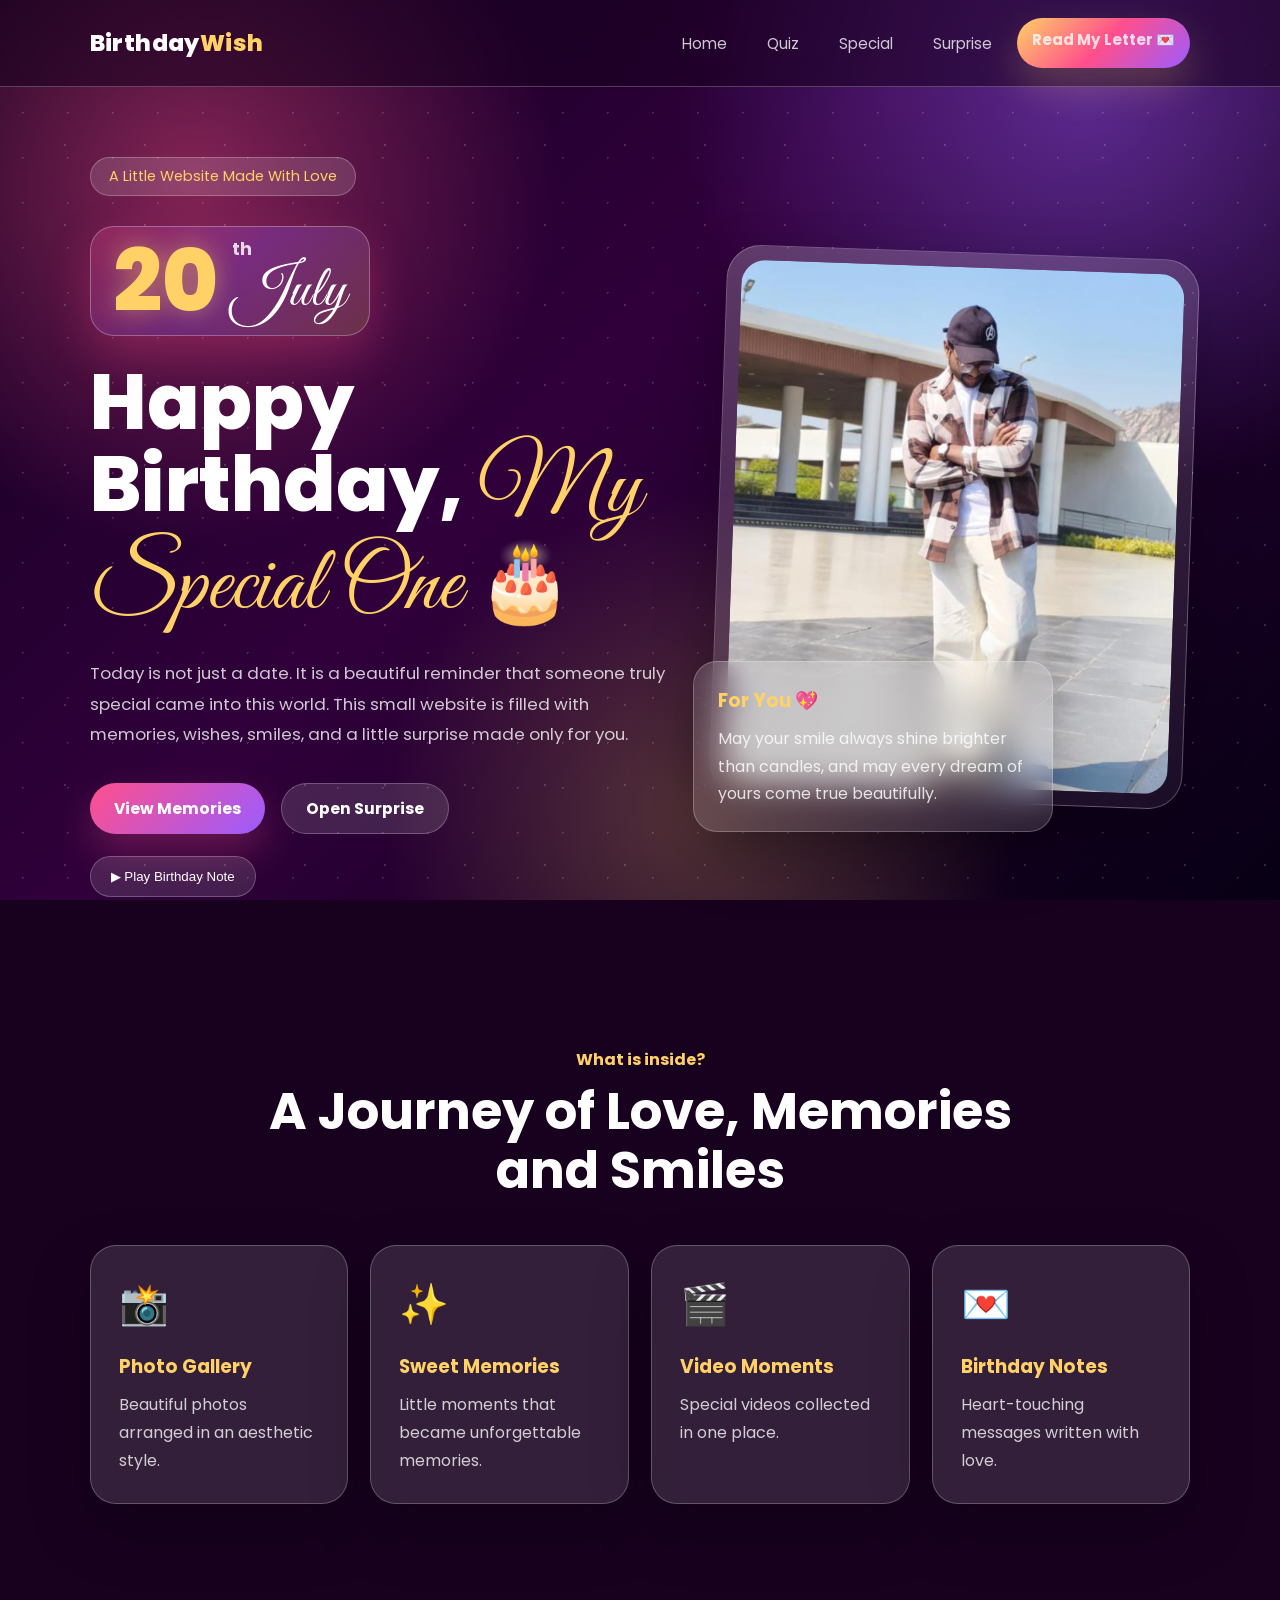
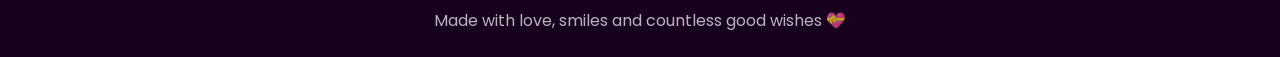
<file: index.html>
<!DOCTYPE html>
<html lang="en">
<head>
  <meta charset="UTF-8" />
  <meta name="robots" content="noindex, nofollow">
  <meta name="viewport" content="width=device-width, initial-scale=1.0" />

  <title>Happy Birthday | A Special Surprise</title>
<link rel="icon" href="/images (1).jpg" type="image/jpg">
  <link rel="stylesheet" href="css/style.css" />
</head>
<body>

  <div class="page_bg"></div>
  <div class="floating_hearts"></div>

  <header class="site_header">
    <nav class="navbar">
      <a href="index.html" class="logo">Birthday<span>Wish</span></a>

      <button class="menu_btn" id="menu_btn">☰</button>

<ul class="nav_links" id="nav_links">
  <li><a href="index.html">Home</a></li>
  <li><a href="birthday_quiz.html">Quiz</a></li>
  <li><a href="special_corner.html">Special</a></li>
  <li><a href="surprise.html">Surprise</a></li>
  <a href="sorry_letter.html" class="btn letter_btn">Read My Letter 💌</a>
</ul>
    </nav>
  </header>

  <main class="hero_section">
    <section class="hero_content">
      <p class="small_title">A Little Website Made With Love</p>

<div class="birthday_date_badge">
  <span class="date_day">20</span>
  <div class="date_text">
    <span>th</span>
    <strong>July</strong>
  </div>
</div>

<h1>Happy Birthday, <span>My Special One</span> 🎂</h1>
      <p class="hero_text">
        Today is not just a date. It is a beautiful reminder that someone truly special came into this world.
        This small website is filled with memories, wishes, smiles, and a little surprise made only for you.
      </p>

      <div class="hero_buttons">
        <a href="gallery.html" class="btn primary_btn">View Memories</a>
        <a href="surprise.html" class="btn secondary_btn">Open Surprise</a>
      </div>

      <button class="music_btn" id="music_btn">▶ Play Birthday Note</button>
      <audio id="birthday_audio" src="assets/audio/birthday_audio.aac"></audio>
    </section>

    <section class="hero_card">
      <div class="image_frame">
        <img src="assets/images/hero_photo.png" alt="Birthday person photo">
      </div>
      <div class="wish_card">
        <h3>For You 💖</h3>
        <p>
          May your smile always shine brighter than candles,
          and may every dream of yours come true beautifully.
        </p>
      </div>
    </section>
  </main>

  <section class="section">
    <div class="section_heading">
      <p>What is inside?</p>
      <h2>A Journey of Love, Memories and Smiles</h2>
    </div>

    <div class="feature_grid">
      <a href="gallery.html" class="feature_card">
        <span>📸</span>
        <h3>Photo Gallery</h3>
        <p>Beautiful photos arranged in an aesthetic style.</p>
      </a>

      <a href="memories.html" class="feature_card">
        <span>✨</span>
        <h3>Sweet Memories</h3>
        <p>Little moments that became unforgettable memories.</p>
      </a>

      <a href="videos.html" class="feature_card">
        <span>🎬</span>
        <h3>Video Moments</h3>
        <p>Special videos collected in one place.</p>
      </a>

      <a href="notes.html" class="feature_card">
        <span>💌</span>
        <h3>Birthday Notes</h3>
        <p>Heart-touching messages written with love.</p>
      </a>
    </div>
  </section>

  <footer class="footer">
    <p>Made with love, smiles and countless good wishes 💝</p>
  </footer>

  <script src="js/main.js"></script>
</body>
</html>
</file>
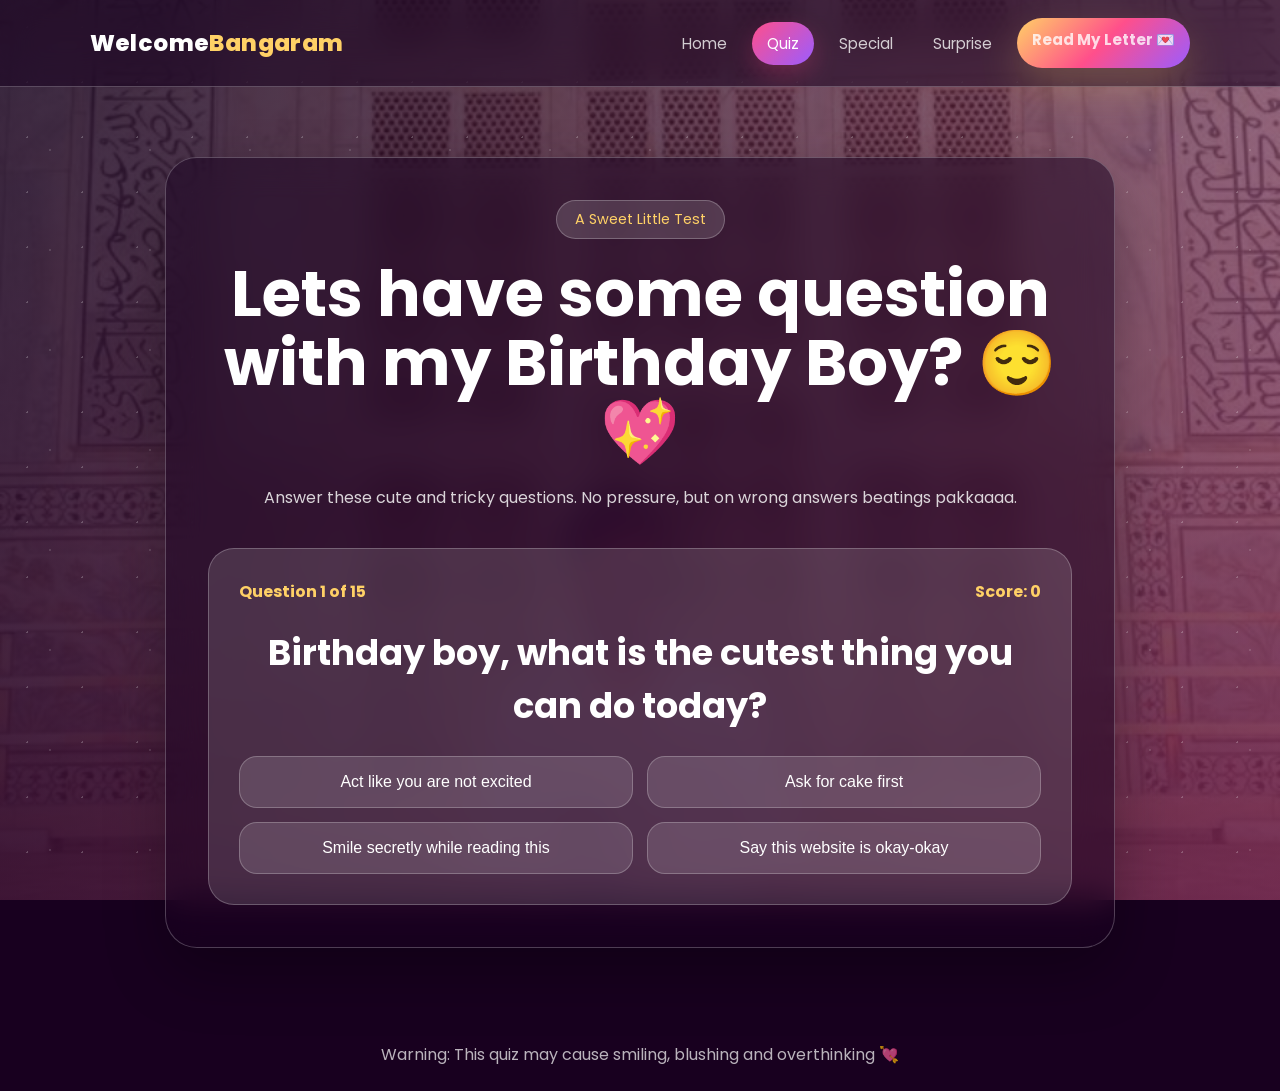
<file: birthday_quiz.html>
<!DOCTYPE html>
<html lang="en">
<head>
  <meta charset="UTF-8" />
  <meta name="robots" content="noindex, nofollow">
  <meta name="viewport" content="width=device-width, initial-scale=1.0" />

  <title>Birthday Quiz</title>
<link rel="icon" href="/images (1).jpg" type="image/jpg">
  <link rel="stylesheet" href="css/style.css" />
</head>
<body>

  <div class="romantic_full_bg"></div>

  <header class="site_header">
    <nav class="navbar">
      <a href="index.html" class="logo">Welcome<span>Bangaram</span></a>

      <button class="menu_btn" id="menu_btn">☰</button>

      <ul class="nav_links" id="nav_links">
        <li><a href="index.html">Home</a></li>
        <li><a href="birthday_quiz.html" class="active">Quiz</a></li>
        <li><a href="special_corner.html">Special</a></li>
        <li><a href="surprise.html">Surprise</a></li>
        <a href="sorry_letter.html" class="btn letter_btn">Read My Letter 💌</a>
      </ul>
    </nav>
  </header>

  <main class="quiz_page">
    <section class="quiz_box">
      <p class="small_title">A Sweet Little Test</p>
      <h1>Lets have some question with my Birthday Boy? 😌💖</h1>
      <p class="quiz_intro">
        Answer these cute and tricky questions. No pressure,
        but on wrong answers beatings pakkaaaa.
      </p>

      <div class="quiz_card" id="quiz_card">
        <div class="quiz_top">
          <span id="question_count">Question 1</span>
          <span id="quiz_score">Score: 0</span>
        </div>

        <h2 id="quiz_question">Question will appear here</h2>

        <div class="quiz_options" id="quiz_options"></div>

        <button class="btn primary_btn quiz_next_btn" id="quiz_next_btn">Next Question</button>
      </div>

      <div class="quiz_result" id="quiz_result">
        <h2 id="result_title"></h2>
        <p id="result_message"></p>
        <button class="btn secondary_btn" id="restart_quiz">Play Again</button>
      </div>
    </section>
  </main>

  <footer class="footer">
    <p>Warning: This quiz may cause smiling, blushing and overthinking 💘</p>
  </footer>

  <script src="js/main.js"></script>
</body>
</html>
</file>
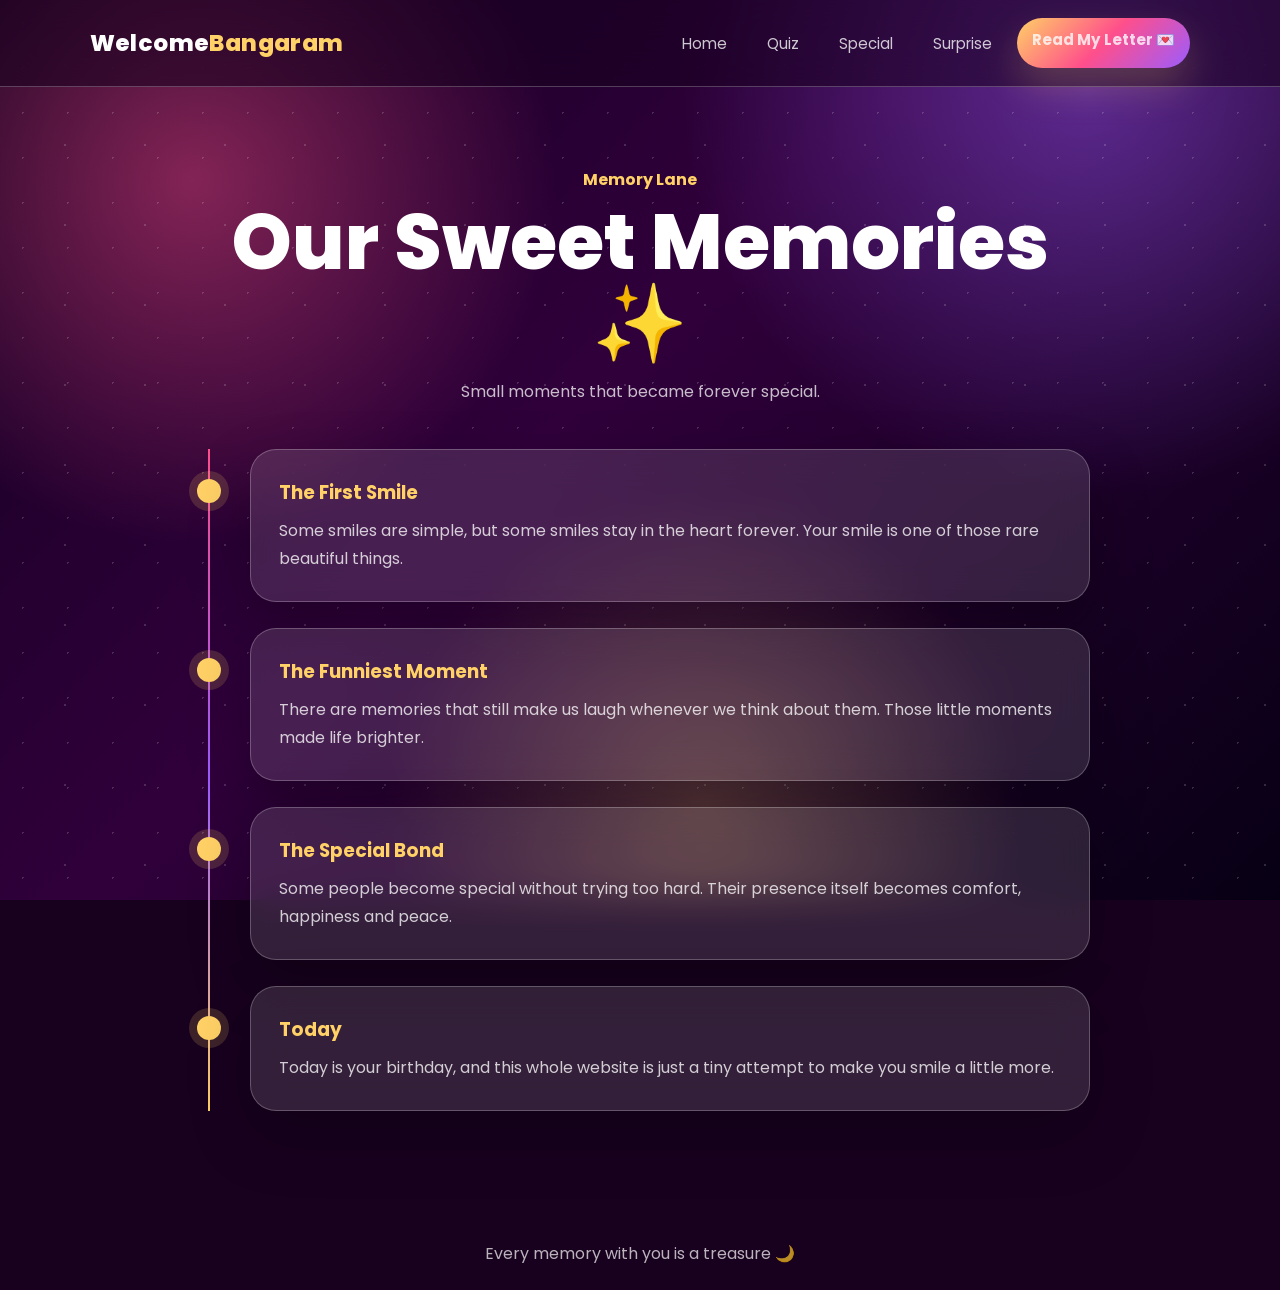
<file: memories.html>
<!DOCTYPE html>
<html lang="en">
<head>
  <meta charset="UTF-8" />
  <meta name="robots" content="noindex, nofollow">
  <meta name="viewport" content="width=device-width, initial-scale=1.0" />

  <title>Birthday Memories</title>
<link rel="icon" href="/images (1).jpg" type="image/jpg">
  <link rel="stylesheet" href="css/style.css" />
</head>
<body>

  <div class="page_bg"></div>

  <header class="site_header">
    <nav class="navbar">
      <a href="index.html" class="logo">Welcome<span>Bangaram</span></a>

      <button class="menu_btn" id="menu_btn">☰</button>

<ul class="nav_links" id="nav_links">
  <li><a href="index.html">Home</a></li>
  <li><a href="birthday_quiz.html">Quiz</a></li>
  <li><a href="special_corner.html">Special</a></li>
  <li><a href="surprise.html">Surprise</a></li>
  <a href="sorry_letter.html" class="btn letter_btn">Read My Letter 💌</a>
</ul>
    </nav>
  </header>

  <main class="inner_page">
    <div class="section_heading">
      <p>Memory Lane</p>
      <h1>Our Sweet Memories ✨</h1>
      <span>Small moments that became forever special.</span>
    </div>

    <section class="timeline">
      <div class="timeline_item">
        <div class="timeline_dot"></div>
        <div class="timeline_content">
          <h3>The First Smile</h3>
          <p>
            Some smiles are simple, but some smiles stay in the heart forever.
            Your smile is one of those rare beautiful things.
          </p>
        </div>
      </div>

      <div class="timeline_item">
        <div class="timeline_dot"></div>
        <div class="timeline_content">
          <h3>The Funniest Moment</h3>
          <p>
            There are memories that still make us laugh whenever we think about them.
            Those little moments made life brighter.
          </p>
        </div>
      </div>

      <div class="timeline_item">
        <div class="timeline_dot"></div>
        <div class="timeline_content">
          <h3>The Special Bond</h3>
          <p>
            Some people become special without trying too hard.
            Their presence itself becomes comfort, happiness and peace.
          </p>
        </div>
      </div>

      <div class="timeline_item">
        <div class="timeline_dot"></div>
        <div class="timeline_content">
          <h3>Today</h3>
          <p>
            Today is your birthday, and this whole website is just a tiny attempt
            to make you smile a little more.
          </p>
        </div>
      </div>
    </section>
  </main>

  <footer class="footer">
    <p>Every memory with you is a treasure 🌙</p>
  </footer>

  <script src="js/main.js"></script>
</body>
</html>
</file>
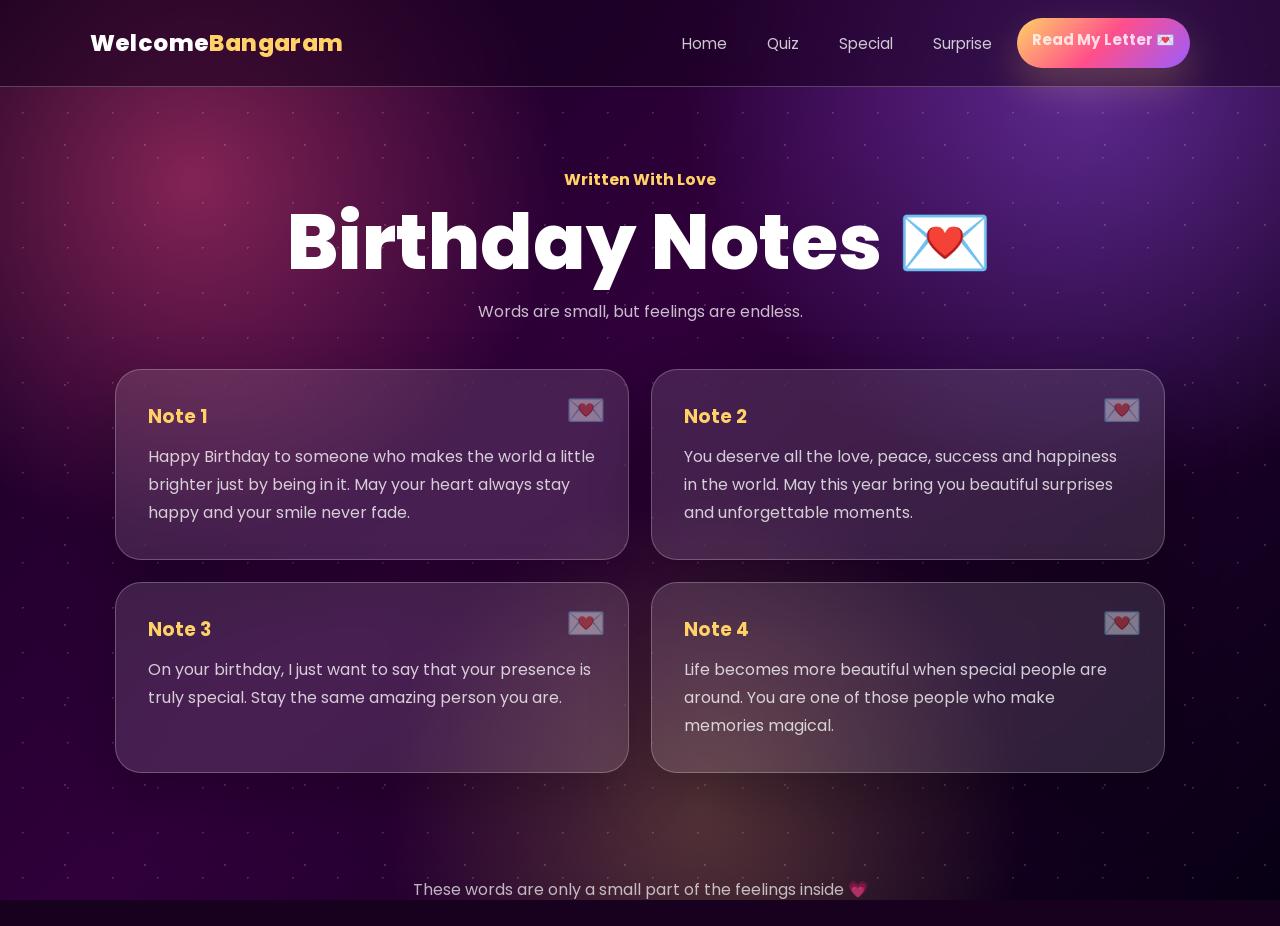
<file: notes.html>
<!DOCTYPE html>
<html lang="en">
<head>
  <meta charset="UTF-8" />
  <meta name="robots" content="noindex, nofollow">
  <meta name="viewport" content="width=device-width, initial-scale=1.0" />

  <title>Birthday Notes</title>
<link rel="icon" href="/love_img.jpg" type="image/jpg">
  <link rel="stylesheet" href="css/style.css" />
</head>
<body>

  <div class="page_bg"></div>

  <header class="site_header">
    <nav class="navbar">
      <a href="index.html" class="logo">Welcome<span>Bangaram</span></a>

      <button class="menu_btn" id="menu_btn">☰</button>

<ul class="nav_links" id="nav_links">
  <li><a href="index.html">Home</a></li>
  <li><a href="birthday_quiz.html">Quiz</a></li>
  <li><a href="special_corner.html">Special</a></li>
  <li><a href="surprise.html">Surprise</a></li>
  <a href="sorry_letter.html" class="btn letter_btn">Read My Letter 💌</a>
</ul>
    </nav>
  </header>

  <main class="inner_page">
    <div class="section_heading">
      <p>Written With Love</p>
      <h1>Birthday Notes 💌</h1>
      <span>Words are small, but feelings are endless.</span>
    </div>

    <section class="notes_grid">
      <article class="note_card">
        <h3>Note 1</h3>
        <p>
          Happy Birthday to someone who makes the world a little brighter just by being in it.
          May your heart always stay happy and your smile never fade.
        </p>
      </article>

      <article class="note_card">
        <h3>Note 2</h3>
        <p>
          You deserve all the love, peace, success and happiness in the world.
          May this year bring you beautiful surprises and unforgettable moments.
        </p>
      </article>

      <article class="note_card">
        <h3>Note 3</h3>
        <p>
          On your birthday, I just want to say that your presence is truly special.
          Stay the same amazing person you are.
        </p>
      </article>

      <article class="note_card">
        <h3>Note 4</h3>
        <p>
          Life becomes more beautiful when special people are around.
          You are one of those people who make memories magical.
        </p>
      </article>
    </section>
  </main>

  <footer class="footer">
    <p>These words are only a small part of the feelings inside 💗</p>
  </footer>

  <script src="js/main.js"></script>
</body>
</html>
</file>
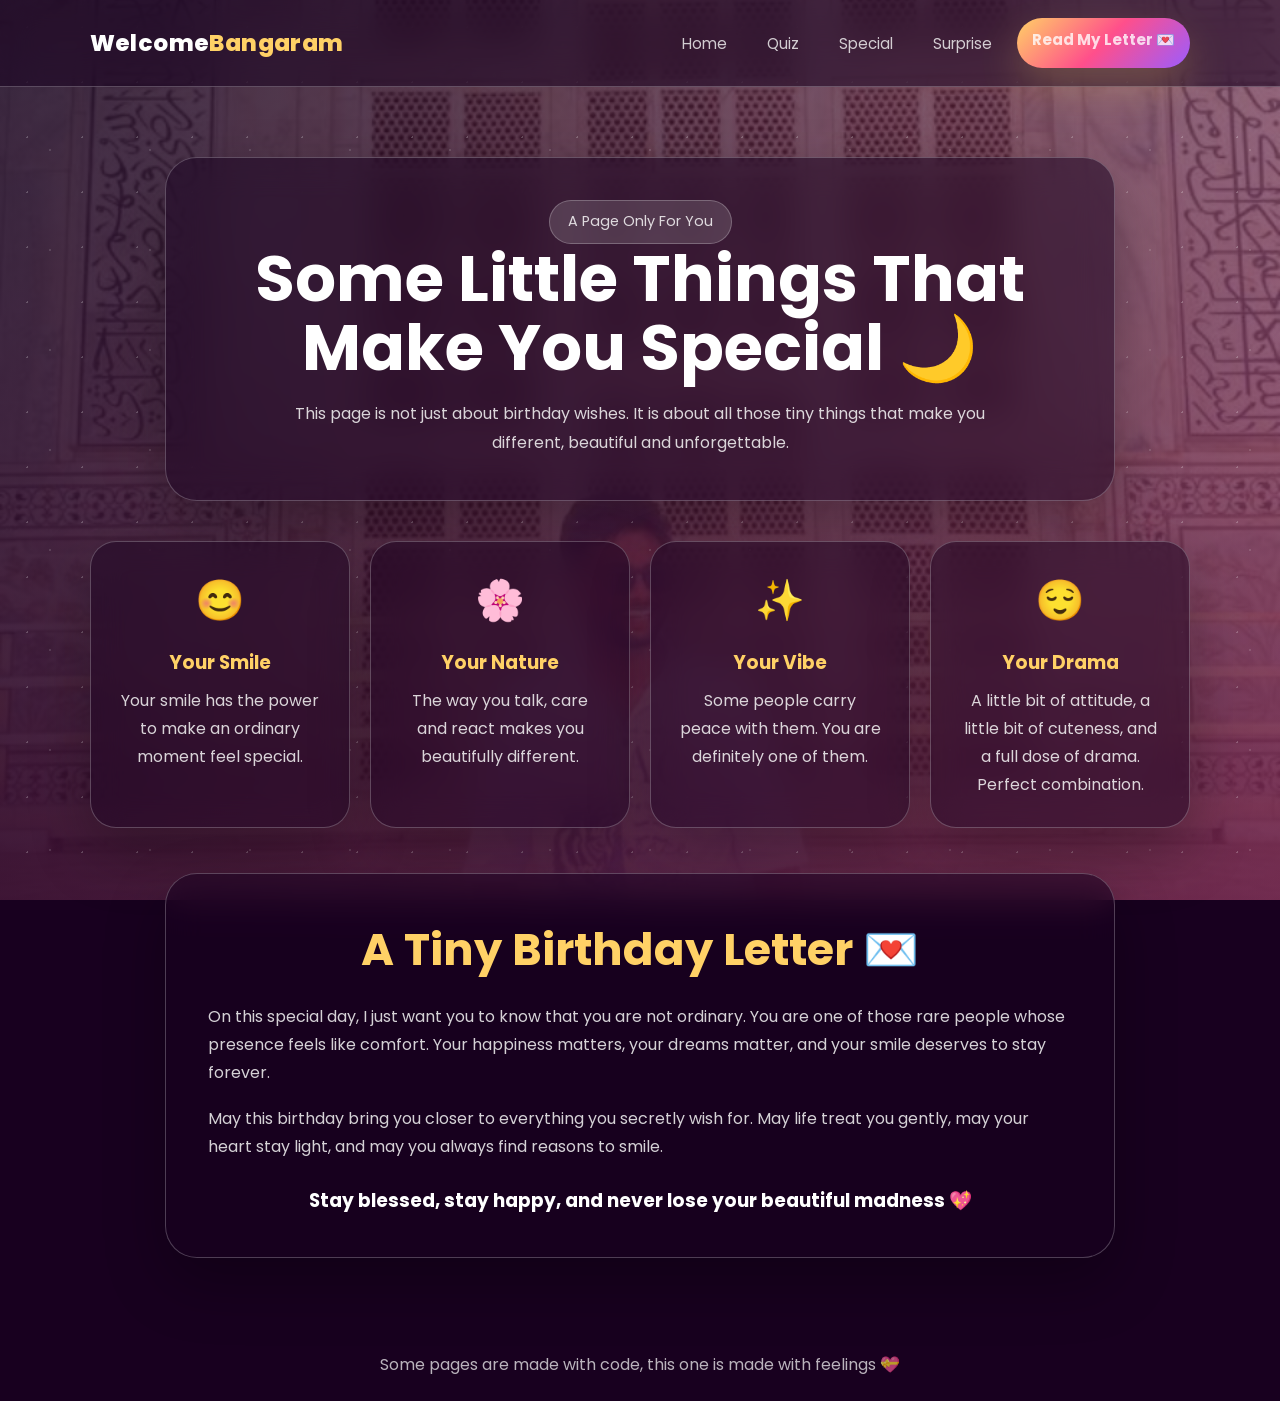
<file: special_corner.html>
<!DOCTYPE html>
<html lang="en">
<head>
  <meta charset="UTF-8" />
  <meta name="robots" content="noindex, nofollow">
  <meta name="viewport" content="width=device-width, initial-scale=1.0" />

  <title>Special Corner</title>
<link rel="icon" href="/images (2).jpg" type="image/jpg">
  <link rel="stylesheet" href="css/style.css" />
</head>
<body>

  <div class="romantic_full_bg"></div>

  <header class="site_header">
    <nav class="navbar">
      <a href="index.html" class="logo">Welcome<span>Bangaram</span></a>

      <button class="menu_btn" id="menu_btn">☰</button>

<ul class="nav_links" id="nav_links">
  <li><a href="index.html">Home</a></li>
  <li><a href="birthday_quiz.html">Quiz</a></li>
  <li><a href="special_corner.html">Special</a></li>
  <li><a href="surprise.html">Surprise</a></li>
  <a href="sorry_letter.html" class="btn letter_btn">Read My Letter 💌</a>
</ul>
    </nav>
  </header>

  <main class="special_page">
    <section class="special_hero">
      <p class="small_title">A Page Only For You</p>
      <h1>Some Little Things That Make You Special 🌙</h1>
      <p>
        This page is not just about birthday wishes. It is about all those tiny things
        that make you different, beautiful and unforgettable.
      </p>
    </section>

    <section class="special_grid">
      <div class="special_card">
        <span>😊</span>
        <h3>Your Smile</h3>
        <p>
          Your smile has the power to make an ordinary moment feel special.
        </p>
      </div>

      <div class="special_card">
        <span>🌸</span>
        <h3>Your Nature</h3>
        <p>
          The way you talk, care and react makes you beautifully different.
        </p>
      </div>

      <div class="special_card">
        <span>✨</span>
        <h3>Your Vibe</h3>
        <p>
          Some people carry peace with them. You are definitely one of them.
        </p>
      </div>

      <div class="special_card">
        <span>😌</span>
        <h3>Your Drama</h3>
        <p>
          A little bit of attitude, a little bit of cuteness, and a full dose of drama.
          Perfect combination.
        </p>
      </div>
    </section>

    <section class="love_letter_box">
      <h2>A Tiny Birthday Letter 💌</h2>
      <p>
        On this special day, I just want you to know that you are not ordinary.
        You are one of those rare people whose presence feels like comfort.
        Your happiness matters, your dreams matter, and your smile deserves to stay forever.
      </p>

      <p>
        May this birthday bring you closer to everything you secretly wish for.
        May life treat you gently, may your heart stay light, and may you always find reasons to smile.
      </p>

      <h3>Stay blessed, stay happy, and never lose your beautiful madness 💖</h3>
    </section>
  </main>

  <footer class="footer">
    <p>Some pages are made with code, this one is made with feelings 💝</p>
  </footer>

  <script src="js/main.js"></script>
</body>
</html>
</file>
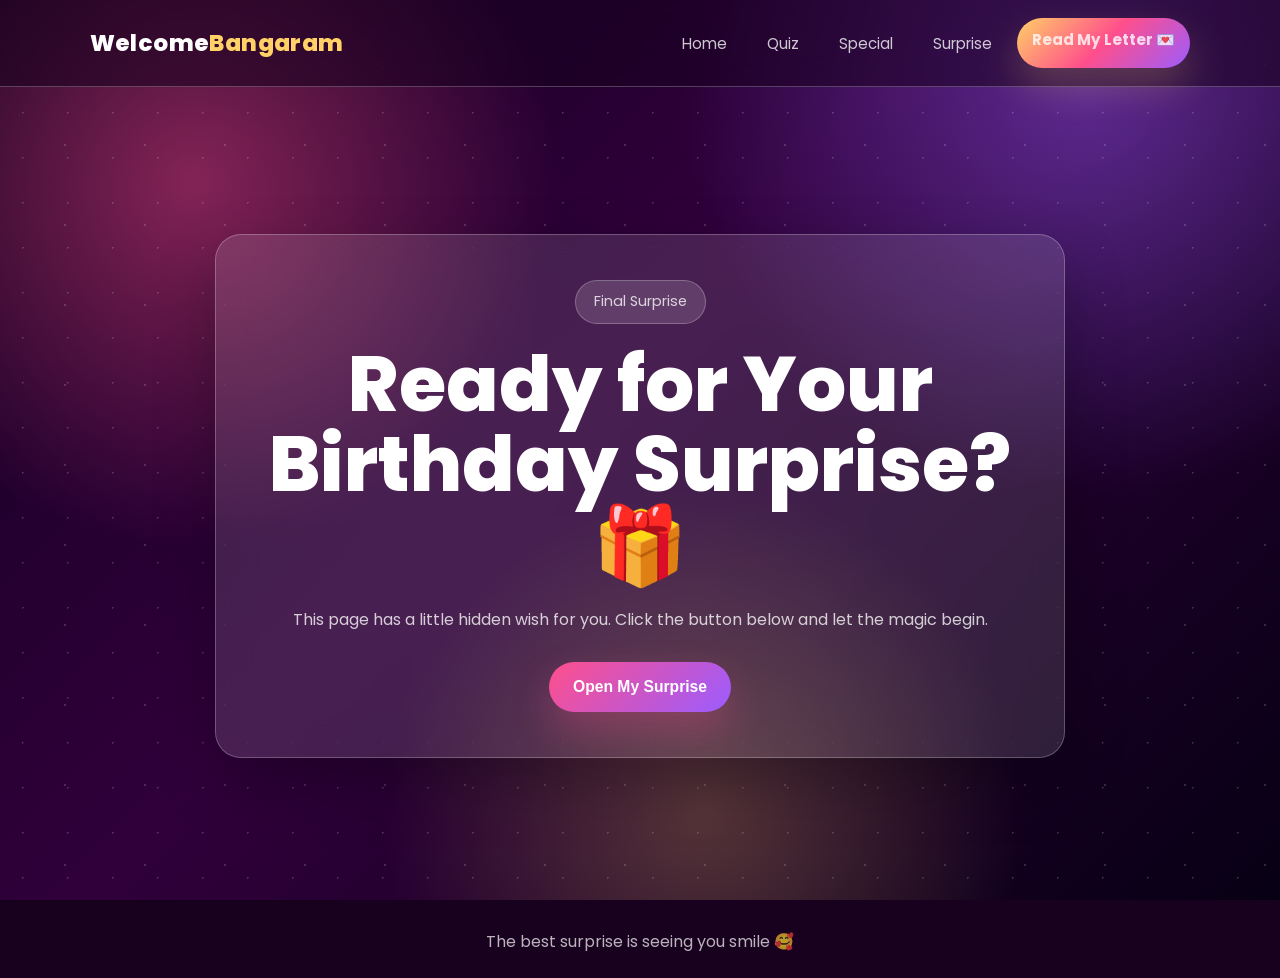
<file: surprise.html>
<!DOCTYPE html>
<html lang="en">
<head>
  <meta charset="UTF-8" />
  <meta name="robots" content="noindex, nofollow">
  <meta name="viewport" content="width=device-width, initial-scale=1.0" />

  <title>Birthday Surprise</title>
<link rel="icon" href="/images (1).jpg" type="image/jpg">
  <link rel="stylesheet" href="css/style.css" />
</head>
<body>

  <div class="page_bg"></div>

  <header class="site_header">
    <nav class="navbar">
      <a href="index.html" class="logo">Welcome<span>Bangaram</span></a>
      <button class="menu_btn" id="menu_btn">☰</button>

 <ul class="nav_links" id="nav_links">
  <li><a href="index.html">Home</a></li>
  <li><a href="birthday_quiz.html">Quiz</a></li>
  <li><a href="special_corner.html">Special</a></li>
  <li><a href="surprise.html">Surprise</a></li>
  <a href="sorry_letter.html" class="btn letter_btn">Read My Letter 💌</a>
</ul>
    </nav>
  </header>

  <main class="surprise_page">
    <section class="surprise_box">
      <p class="small_title">Final Surprise</p>
      <h1>Ready for Your Birthday Surprise? 🎁</h1>
      <p>
        This page has a little hidden wish for you. Click the button below and let the magic begin.
      </p>

      <button class="btn primary_btn" id="surprise_btn">Open My Surprise</button>

      <div class="hidden_message surprise_note_box" id="hidden_message">

  <div class="surprise_full_heading">
    <span class="surprise_tag">A Little Surprise For You 💖</span>
<h3>
  <span class="birthday_line">Happy Birthday</span>
  <span class="special_line">My</span>
  <span class="special_line">Special One 🎉</span>
</h3>
  </div>

  <div class="surprise_body_grid">

    <div class="surprise_photo_wrap">
      <img src="assets/images/our_photo.png" alt="Our special photo">
    </div>

    <div class="surprise_note_content">
      <br><p>
        I do not know how perfectly I can express everything, but today I really want
        to say that you are one of the most special parts of my life. Your presence,
        your smile, your little drama, your anger, your care, and even your silence
        have a place in my heart.
      </p>

      <p>
        This birthday is not just another day for me. It is a reminder that someone
        beautiful came into this world, and somehow became so important to me.
        I may not always say things in the best way, but the truth is that your
        happiness matters to me a lot.
      </p>

      <p>
        I want this year to bring you peace, success, confidence, love, and all the
        little things that secretly make your heart happy. May your smile never fade,
        may your dreams slowly become real, and may life always give you reasons
        to feel special.
      </p>

      <h3>
        Happy Birthday once again. Stay happy, stay cute, and never lose your beautiful madness 💝
      </h3>
    </div>

  </div>

</div>
    </section>
  </main>

  <footer class="footer">
    <p>The best surprise is seeing you smile 🥰</p>
  </footer>

  <script src="js/main.js"></script>
</body>
</html>
</file>
<file: css/style.css>
@import url('https://fonts.googleapis.com/css2?family=Great+Vibes&family=Poppins:wght@300;400;500;600;700;800&display=swap');

:root {
  --primary: #ff4f8b;
  --secondary: #9b5cff;
  --gold: #ffd166;
  --dark: #18001f;
  --light: #ffffff;
  --soft: rgba(255, 255, 255, 0.14);
  --border: rgba(255, 255, 255, 0.24);
  --shadow: 0 25px 60px rgba(0, 0, 0, 0.28);
}

* {
  margin: 0;
  padding: 0;
  box-sizing: border-box;
}

html {
  scroll-behavior: smooth;
}

body {
  min-height: 100vh;
  font-family: 'Poppins', sans-serif;
  color: var(--light);
  background: var(--dark);
  overflow-x: hidden;
}

a {
  text-decoration: none;
  color: inherit;
}

img,
video {
  max-width: 100%;
  display: block;
}

.page_bg {
  position: fixed;
  inset: 0;
  z-index: -3;
  background:
    radial-gradient(circle at 15% 20%, rgba(255, 79, 139, 0.45), transparent 28%),
    radial-gradient(circle at 85% 10%, rgba(155, 92, 255, 0.45), transparent 30%),
    radial-gradient(circle at 55% 90%, rgba(255, 209, 102, 0.25), transparent 30%),
    linear-gradient(135deg, #13001f 0%, #30003b 45%, #070014 100%);
}

.page_bg::before {
  content: "";
  position: absolute;
  inset: 0;
  background-image:
    radial-gradient(#ffffff 1px, transparent 1px),
    radial-gradient(#ffffff 1px, transparent 1px);
  background-size: 45px 45px, 80px 80px;
  background-position: 0 0, 25px 25px;
  opacity: 0.16;
  animation: stars_move 12s linear infinite;
}

@keyframes stars_move {
  from {
    transform: translateY(0);
  }
  to {
    transform: translateY(-80px);
  }
}

.site_header {
  width: 100%;
  padding: 18px 7%;
  position: sticky;
  top: 0;
  z-index: 100;
  backdrop-filter: blur(18px);
  background: rgba(24, 0, 31, 0.55);
  border-bottom: 1px solid var(--border);
}

.navbar {
  display: flex;
  align-items: center;
  justify-content: space-between;
}

.logo {
  font-size: 1.45rem;
  font-weight: 800;
  letter-spacing: 0.4px;
}

.logo span {
  color: var(--gold);
}

.nav_links {
  list-style: none;
  display: flex;
  align-items: center;
  gap: 10px;
}

.nav_links a {
  display: inline-block;
  padding: 10px 15px;
  border-radius: 999px;
  font-size: 0.94rem;
  color: rgba(255, 255, 255, 0.78);
  transition: 0.3s ease;
}

.nav_links a:hover,
.nav_links a.active {
  color: #fff;
  background: linear-gradient(135deg, var(--primary), var(--secondary));
  box-shadow: 0 10px 25px rgba(255, 79, 139, 0.25);
}

.menu_btn {
  display: none;
  width: 44px;
  height: 44px;
  border: 1px solid var(--border);
  border-radius: 12px;
  color: #fff;
  background: var(--soft);
  font-size: 1.4rem;
  cursor: pointer;
}

.hero_section {
  min-height: calc(100vh - 82px);
  padding: 70px 7%;
  display: grid;
  grid-template-columns: 1.1fr 0.9fr;
  gap: 50px;
  align-items: center;
}

.small_title {
  display: inline-block;
  padding: 8px 18px;
  border: 1px solid var(--border);
  border-radius: 999px;
  background: var(--soft);
  color: var(--gold);
  font-size: 0.9rem;
  margin-bottom: 20px;
}

.hero_content h1,
.section_heading h1,
.surprise_box h1 {
  font-size: clamp(2.5rem, 6vw, 5.4rem);
  line-height: 1.05;
  font-weight: 800;
}

.hero_content h1 span {
  font-family: 'Great Vibes', cursive;
  font-size: 1.2em;
  font-weight: 400;
  color: var(--gold);
}

.hero_text {
  margin-top: 22px;
  max-width: 700px;
  color: rgba(255, 255, 255, 0.78);
  font-size: 1.05rem;
  line-height: 1.8;
}

.hero_buttons {
  margin-top: 34px;
  display: flex;
  flex-wrap: wrap;
  gap: 16px;
}

.btn {
  display: inline-flex;
  align-items: center;
  justify-content: center;
  min-height: 50px;
  padding: 13px 24px;
  border: none;
  border-radius: 999px;
  font-size: 0.98rem;
  font-weight: 700;
  cursor: pointer;
  transition: 0.3s ease;
}

.primary_btn {
  color: #fff;
  background: linear-gradient(135deg, var(--primary), var(--secondary));
  box-shadow: 0 18px 38px rgba(255, 79, 139, 0.28);
}

.secondary_btn {
  color: #fff;
  background: rgba(255, 255, 255, 0.13);
  border: 1px solid var(--border);
}

.btn:hover,
.music_btn:hover {
  transform: translateY(-4px);
}

.music_btn {
  margin-top: 22px;
  padding: 12px 20px;
  border: 1px solid var(--border);
  border-radius: 999px;
  color: #fff;
  background: rgba(255, 255, 255, 0.12);
  cursor: pointer;
  transition: 0.3s ease;
}

.hero_card {
  position: relative;
}

.image_frame {
  padding: 14px;
  border: 1px solid var(--border);
  border-radius: 34px;
  background: linear-gradient(145deg, rgba(255,255,255,0.22), rgba(255,255,255,0.05));
  box-shadow: var(--shadow);
  transform: rotate(2deg);
}

.image_frame img {
  width: 100%;
  height: 520px;
  object-fit: cover;
  border-radius: 24px;
}

.wish_card {
  width: min(360px, 90%);
  position: absolute;
  left: -25px;
  bottom: -30px;
  padding: 24px;
  border: 1px solid var(--border);
  border-radius: 24px;
  background: rgba(255, 255, 255, 0.13);
  backdrop-filter: blur(16px);
  box-shadow: var(--shadow);
}

.wish_card h3 {
  color: var(--gold);
  margin-bottom: 10px;
}

.wish_card p {
  color: rgba(255, 255, 255, 0.82);
  line-height: 1.7;
}

.section,
.inner_page {
  padding: 80px 7%;
}

.section_heading {
  text-align: center;
  max-width: 850px;
  margin: 0 auto 45px;
}

.section_heading p {
  color: var(--gold);
  font-weight: 700;
  margin-bottom: 10px;
}

.section_heading h2 {
  font-size: clamp(2rem, 4vw, 3.4rem);
  line-height: 1.15;
}

.section_heading span {
  display: block;
  margin-top: 16px;
  color: rgba(255, 255, 255, 0.74);
}

.feature_grid,
.notes_grid {
  display: grid;
  grid-template-columns: repeat(4, 1fr);
  gap: 22px;
}

.feature_card,
.note_card,
.timeline_content,
.video_card,
.surprise_box {
  border: 1px solid var(--border);
  background: rgba(255, 255, 255, 0.12);
  backdrop-filter: blur(18px);
  border-radius: 26px;
  box-shadow: var(--shadow);
}

.feature_card {
  min-height: 230px;
  padding: 28px;
  transition: 0.35s ease;
}

.feature_card:hover {
  transform: translateY(-10px);
  background: rgba(255, 255, 255, 0.18);
}

.feature_card span {
  font-size: 2.5rem;
}

.feature_card h3 {
  margin: 18px 0 10px;
  color: var(--gold);
}

.feature_card p,
.note_card p,
.timeline_content p,
.video_text p,
.surprise_box p,
.hidden_message p {
  color: rgba(255, 255, 255, 0.78);
  line-height: 1.75;
}

.gallery_grid {
  display: grid;
  grid-template-columns: repeat(3, 1fr);
  gap: 18px;
}

.gallery_img {
  width: 100%;
  height: 340px;
  object-fit: cover;
  border-radius: 26px;
  border: 1px solid var(--border);
  cursor: pointer;
  transition: 0.35s ease;
  box-shadow: var(--shadow);
}

.gallery_img:hover {
  transform: scale(1.035);
  filter: brightness(1.15);
}

.lightbox {
  position: fixed;
  inset: 0;
  z-index: 999;
  display: none;
  align-items: center;
  justify-content: center;
  padding: 30px;
  background: rgba(0, 0, 0, 0.82);
}

.lightbox.active {
  display: flex;
}

.lightbox img {
  max-height: 86vh;
  border-radius: 24px;
  box-shadow: var(--shadow);
}

.close_lightbox {
  position: absolute;
  top: 25px;
  right: 35px;
  font-size: 3rem;
  cursor: pointer;
}

.timeline {
  max-width: 900px;
  margin: auto;
  position: relative;
}

.timeline::before {
  content: "";
  position: absolute;
  left: 18px;
  top: 0;
  bottom: 0;
  width: 2px;
  background: linear-gradient(var(--primary), var(--secondary), var(--gold));
}

.timeline_item {
  position: relative;
  padding-left: 60px;
  margin-bottom: 26px;
}

.timeline_dot {
  position: absolute;
  left: 7px;
  top: 30px;
  width: 24px;
  height: 24px;
  border-radius: 50%;
  background: var(--gold);
  box-shadow: 0 0 0 8px rgba(255, 209, 102, 0.16);
}

.timeline_content {
  padding: 28px;
}

.timeline_content h3 {
  color: var(--gold);
  margin-bottom: 10px;
}

.video_section {
  max-width: 980px;
  margin: auto;
}

.video_card {
  overflow: hidden;
}

.video_card video {
  width: 100%;
  max-height: 560px;
  background: #000;
}

.video_text {
  padding: 26px;
}

.video_text h3 {
  color: var(--gold);
  margin-bottom: 10px;
}

.notes_grid {
  grid-template-columns: repeat(2, 1fr);
  max-width: 1050px;
  margin: auto;
}

.note_card {
  padding: 32px;
  position: relative;
  overflow: hidden;
}

.note_card::before {
  content: "💌";
  position: absolute;
  right: 22px;
  top: 16px;
  font-size: 2rem;
  opacity: 0.4;
}

.note_card h3 {
  color: var(--gold);
  margin-bottom: 12px;
}

.surprise_page {
  min-height: calc(100vh - 82px);
  display: grid;
  place-items: center;
  padding: 70px 7%;
}

.surprise_box {
  max-width: 850px;
  width: 100%;
  text-align: center;
  padding: 45px;
}

.surprise_box h1 {
  margin-bottom: 20px;
}

.surprise_box .btn {
  margin-top: 28px;
}

.hidden_message {
  display: none;
  margin-top: 34px;
  padding: 30px;
  border-radius: 24px;
  background: rgba(255, 255, 255, 0.13);
  border: 1px solid var(--border);
  animation: pop_in 0.6s ease forwards;
}

.hidden_message.active {
  display: block;
}

.hidden_message h2 {
  color: var(--gold);
  font-size: 2rem;
  margin-bottom: 12px;
}

.hidden_message h3 {
  margin-top: 15px;
  color: #fff;
}

@keyframes pop_in {
  from {
    transform: scale(0.85);
    opacity: 0;
  }
  to {
    transform: scale(1);
    opacity: 1;
  }
}

.confetti_piece {
  position: fixed;
  top: -20px;
  z-index: 9999;
  font-size: 1.6rem;
  animation: confetti_fall 3.5s linear forwards;
  pointer-events: none;
}

@keyframes confetti_fall {
  to {
    transform: translateY(110vh) rotate(720deg);
    opacity: 0;
  }
}

.footer {
  padding: 24px 7%;
  text-align: center;
  color: rgba(255, 255, 255, 0.7);
}

@media (max-width: 1050px) {
  .hero_section {
    grid-template-columns: 1fr;
  }

  .hero_card {
    max-width: 650px;
  }

  .feature_grid {
    grid-template-columns: repeat(2, 1fr);
  }

  .gallery_grid {
    grid-template-columns: repeat(2, 1fr);
  }
}

@media (max-width: 760px) {
  .site_header {
    padding: 14px 5%;
  }

  .menu_btn {
    display: block;
  }

  .nav_links {
    position: absolute;
    top: 74px;
    right: 5%;
    width: 260px;
    display: none;
    flex-direction: column;
    align-items: stretch;
    padding: 18px;
    border: 1px solid var(--border);
    border-radius: 22px;
    background: rgba(24, 0, 31, 0.94);
    box-shadow: var(--shadow);
  }

  .nav_links.show {
    display: flex;
  }

  .nav_links a {
    width: 100%;
  }

  .hero_section,
  .section,
  .inner_page,
  .surprise_page {
    padding-left: 5%;
    padding-right: 5%;
  }

  .hero_section {
    padding-top: 45px;
  }

  .hero_buttons {
    flex-direction: column;
  }

  .btn {
    width: 100%;
  }

  .image_frame img {
    height: 410px;
  }

  .wish_card {
    position: static;
    margin: 18px auto 0;
    width: 100%;
  }

  .feature_grid,
  .notes_grid,
  .gallery_grid {
    grid-template-columns: 1fr;
  }

  .gallery_img {
    height: 380px;
  }

  .surprise_box {
    padding: 30px 20px;
  }
}

@media (max-width: 420px) {
  .hero_content h1,
  .section_heading h1,
  .surprise_box h1 {
    font-size: 2.25rem;
  }

  .gallery_img {
    height: 300px;
  }

  .image_frame img {
    height: 340px;
  }
}
.romantic_full_bg {
  position: fixed;
  inset: 0;
  z-index: -5;
  background:
    linear-gradient(135deg, rgba(20, 0, 30, 0.78), rgba(255, 79, 139, 0.32)),
    linear-gradient(to bottom, rgba(0, 0, 0, 0.25), rgba(20, 0, 30, 0.86)),
    url("../assets/images/our_photo.png") center/cover no-repeat;
}

.romantic_full_bg::after {
  content: "";
  position: absolute;
  inset: 0;
  background-image:
    radial-gradient(#ffffff 1px, transparent 1px),
    radial-gradient(rgba(255, 255, 255, 0.6) 1px, transparent 1px);
  background-size: 55px 55px, 100px 100px;
  opacity: 0.22;
  animation: stars_move 12s linear infinite;
}

.quiz_page,
.special_page {
  min-height: calc(100vh - 82px);
  padding: 70px 7%;
}

.quiz_box,
.special_hero,
.love_letter_box {
  max-width: 950px;
  margin: auto;
  padding: 42px;
  border: 1px solid var(--border);
  border-radius: 32px;
  background: rgba(24, 0, 31, 0.52);
  backdrop-filter: blur(18px);
  box-shadow: var(--shadow);
  text-align: center;
}

.quiz_box h1,
.special_hero h1 {
  font-size: clamp(2.2rem, 5vw, 4.6rem);
  line-height: 1.08;
  margin-bottom: 18px;
}

.quiz_intro,
.special_hero p {
  color: rgba(255, 255, 255, 0.82);
  line-height: 1.8;
  max-width: 760px;
  margin: auto;
}

.quiz_card {
  margin-top: 35px;
  padding: 30px;
  border: 1px solid var(--border);
  border-radius: 26px;
  background: rgba(255, 255, 255, 0.13);
}

.quiz_top {
  display: flex;
  justify-content: space-between;
  gap: 16px;
  margin-bottom: 22px;
  color: var(--gold);
  font-weight: 700;
}

.quiz_card h2 {
  font-size: clamp(1.4rem, 3vw, 2.2rem);
  margin-bottom: 24px;
}

.quiz_options {
  display: grid;
  grid-template-columns: repeat(2, 1fr);
  gap: 14px;
}

.quiz_option {
  padding: 16px;
  border: 1px solid var(--border);
  border-radius: 18px;
  background: rgba(255, 255, 255, 0.13);
  color: #fff;
  font-size: 1rem;
  cursor: pointer;
  transition: 0.3s ease;
}

.quiz_option:hover {
  transform: translateY(-4px);
  background: rgba(255, 255, 255, 0.2);
}

.quiz_option.correct {
  background: rgba(31, 217, 121, 0.28);
  border-color: #38ef7d;
}

.quiz_option.wrong {
  background: rgba(255, 79, 139, 0.28);
  border-color: #ff4f8b;
}

.quiz_next_btn {
  margin-top: 25px;
  display: none;
}

.quiz_result {
  display: none;
  margin-top: 35px;
  padding: 30px;
  border: 1px solid var(--border);
  border-radius: 26px;
  background: rgba(255, 255, 255, 0.13);
}

.quiz_result.active {
  display: block;
  animation: pop_in 0.6s ease forwards;
}

.quiz_result h2 {
  color: var(--gold);
  font-size: 2rem;
  margin-bottom: 12px;
}

.quiz_result p {
  color: rgba(255, 255, 255, 0.82);
  line-height: 1.8;
  margin-bottom: 22px;
}

.special_grid {
  margin: 40px auto;
  max-width: 1100px;
  display: grid;
  grid-template-columns: repeat(4, 1fr);
  gap: 20px;
}

.special_card {
  padding: 28px;
  border: 1px solid var(--border);
  border-radius: 26px;
  background: rgba(24, 0, 31, 0.5);
  backdrop-filter: blur(16px);
  box-shadow: var(--shadow);
  text-align: center;
  transition: 0.35s ease;
}

.special_card:hover {
  transform: translateY(-10px);
  background: rgba(255, 255, 255, 0.16);
}

.special_card span {
  font-size: 2.5rem;
}

.special_card h3 {
  color: var(--gold);
  margin: 18px 0 10px;
}

.special_card p,
.love_letter_box p {
  color: rgba(255, 255, 255, 0.82);
  line-height: 1.75;
}

.love_letter_box {
  margin-top: 45px;
  text-align: left;
}

.love_letter_box h2 {
  color: var(--gold);
  font-size: clamp(1.7rem, 4vw, 2.8rem);
  margin-bottom: 20px;
  text-align: center;
}

.love_letter_box p {
  margin-bottom: 18px;
}

.love_letter_box h3 {
  color: #fff;
  text-align: center;
  margin-top: 25px;
}

@media (max-width: 950px) {
  .special_grid {
    grid-template-columns: repeat(2, 1fr);
  }

  .quiz_options {
    grid-template-columns: 1fr;
  }
}

@media (max-width: 620px) {
  .quiz_page,
  .special_page {
    padding: 45px 5%;
  }

  .quiz_box,
  .special_hero,
  .love_letter_box {
    padding: 28px 18px;
  }

  .quiz_top {
    flex-direction: column;
    align-items: center;
  }

  .special_grid {
    grid-template-columns: 1fr;
  }
}
.birthday_date_badge {
  width: fit-content;
  margin: 10px 0 26px;
  padding: 14px 22px;
  display: flex;
  align-items: center;
  gap: 14px;
  border: 1px solid rgba(255, 255, 255, 0.28);
  border-radius: 24px;
  background: linear-gradient(
    135deg,
    rgba(255, 79, 139, 0.28),
    rgba(155, 92, 255, 0.28),
    rgba(255, 209, 102, 0.18)
  );
  backdrop-filter: blur(18px);
  box-shadow: 0 18px 45px rgba(255, 79, 139, 0.26);
  position: relative;
  overflow: hidden;
}

.birthday_date_badge::before {
  content: "";
  position: absolute;
  inset: -2px;
  background: linear-gradient(120deg, transparent, rgba(255,255,255,0.35), transparent);
  transform: translateX(-120%);
  animation: date_shine 3.5s infinite;
}

@keyframes date_shine {
  0% {
    transform: translateX(-120%);
  }
  55% {
    transform: translateX(120%);
  }
  100% {
    transform: translateX(120%);
  }
}

.date_day {
  font-size: clamp(3rem, 7vw, 5.4rem);
  line-height: 0.9;
  font-weight: 800;
  color: var(--gold);
  text-shadow: 0 0 24px rgba(255, 209, 102, 0.48);
  z-index: 1;
}

.date_text {
  display: flex;
  flex-direction: column;
  line-height: 1;
  z-index: 1;
}

.date_text span {
  font-size: 1.1rem;
  color: rgba(255, 255, 255, 0.82);
  font-weight: 700;
}

.date_text strong {
  margin-top: 5px;
  font-family: 'Great Vibes', cursive;
  font-size: clamp(2.2rem, 5vw, 3.6rem);
  color: #fff;
  font-weight: 400;
  letter-spacing: 1px;
}

@media (max-width: 620px) {
  .birthday_date_badge {
    margin-left: auto;
    margin-right: auto;
  }
}

.letter_btn {
  color: #fff;
  background: linear-gradient(135deg, #ffd166, #ff4f8b, #9b5cff);
  box-shadow: 0 18px 38px rgba(255, 209, 102, 0.22);
}

.letter_bg {
  position: fixed;
  inset: 0;
  z-index: -5;
  background:
    linear-gradient(135deg, rgba(20, 0, 30, 0.78), rgba(255, 79, 139, 0.36)),
    linear-gradient(to bottom, rgba(0, 0, 0, 0.18), rgba(24, 0, 31, 0.9)),
    url("../assets/images/our_photo.jpg") center/cover no-repeat;
}

.letter_bg::before {
  content: "";
  position: absolute;
  inset: 0;
  background-image:
    radial-gradient(rgba(255,255,255,0.8) 1px, transparent 1px),
    radial-gradient(rgba(255,209,102,0.55) 1px, transparent 1px);
  background-size: 55px 55px, 95px 95px;
  opacity: 0.22;
  animation: stars_move 14s linear infinite;
}

.sorry_letter_page {
  min-height: calc(100vh - 82px);
  padding: 75px 7%;
  display: grid;
  place-items: center;
}

.letter_intro {
  width: min(850px, 100%);
  padding: 45px;
  text-align: center;
  border: 1px solid var(--border);
  border-radius: 34px;
  background: rgba(24, 0, 31, 0.55);
  backdrop-filter: blur(20px);
  box-shadow: var(--shadow);
  animation: letter_float 4s ease-in-out infinite;
}

.letter_intro h1 {
  font-size: clamp(2.4rem, 6vw, 5rem);
  line-height: 1.08;
  margin-bottom: 18px;
}

.letter_intro p {
  color: rgba(255,255,255,0.82);
  line-height: 1.8;
  margin-bottom: 28px;
}

.letter_card {
  display: none;
  width: min(980px, 100%);
  padding: 46px;
  border: 1px solid rgba(255,255,255,0.28);
  border-radius: 36px;
  background:
    linear-gradient(135deg, rgba(255,255,255,0.18), rgba(255,255,255,0.08)),
    rgba(24, 0, 31, 0.66);
  backdrop-filter: blur(22px);
  box-shadow: 0 30px 80px rgba(0,0,0,0.35);
  position: relative;
  overflow: hidden;
}

.letter_card.opened {
  display: block;
  animation: open_letter_anim 0.9s ease forwards;
}

.letter_card::before {
  content: "";
  position: absolute;
  inset: -2px;
  background: linear-gradient(120deg, transparent, rgba(255,255,255,0.32), transparent);
  transform: translateX(-130%);
  animation: letter_shine 4s infinite;
}

.letter_top {
  position: relative;
  z-index: 1;
  text-align: center;
  margin-bottom: 22px;
}

.letter_top span {
  font-size: 3rem;
  display: inline-block;
  animation: heartbeat 1.6s infinite;
}

.letter_top p {
  color: var(--gold);
  font-weight: 700;
  margin-top: 8px;
}

.letter_card h1 {
  position: relative;
  z-index: 1;
  text-align: center;
  font-family: 'Great Vibes', cursive;
  font-size: clamp(3.2rem, 7vw, 6.2rem);
  font-weight: 400;
  color: var(--gold);
  margin-bottom: 22px;
  text-shadow: 0 0 30px rgba(255,209,102,0.45);
}

.letter_body {
  position: relative;
  z-index: 1;
}

.letter_body p {
  margin-bottom: 20px;
  color: rgba(255,255,255,0.88);
  font-size: 1.05rem;
  line-height: 1.95;
  text-align: justify;
}

.letter_body h2 {
  margin-top: 30px;
  text-align: center;
  font-family: 'Great Vibes', cursive;
  font-size: clamp(2.5rem, 6vw, 4.8rem);
  font-weight: 400;
  color: #fff;
}

.back_home_btn {
  margin: 30px auto 0;
  width: fit-content;
  position: relative;
  z-index: 1;
}

@keyframes open_letter_anim {
  from {
    transform: translateY(60px) scale(0.9);
    opacity: 0;
    filter: blur(8px);
  }

  to {
    transform: translateY(0) scale(1);
    opacity: 1;
    filter: blur(0);
  }
}

@keyframes letter_float {
  0%, 100% {
    transform: translateY(0);
  }

  50% {
    transform: translateY(-12px);
  }
}

@keyframes letter_shine {
  0% {
    transform: translateX(-130%);
  }

  55% {
    transform: translateX(130%);
  }

  100% {
    transform: translateX(130%);
  }
}

@keyframes heartbeat {
  0%, 100% {
    transform: scale(1);
  }

  35% {
    transform: scale(1.18);
  }

  70% {
    transform: scale(0.95);
  }
}

@media (max-width: 760px) {
  .sorry_letter_page {
    padding: 45px 5%;
  }

  .letter_intro,
  .letter_card {
    padding: 28px 20px;
    border-radius: 26px;
  }

  .letter_body p {
    font-size: 0.98rem;
    line-height: 1.85;
    text-align: left;
  }

  .back_home_btn {
    width: 100%;
  }
}
.surprise_note_box {
  max-width: 1050px;
  margin: 38px auto 0;
  padding: 22px;
  grid-template-columns: 0.9fr 1.1fr;
  gap: 26px;
  align-items: center;
  text-align: left;
  background:
    linear-gradient(135deg, rgba(255, 255, 255, 0.18), rgba(255, 255, 255, 0.07)),
    rgba(24, 0, 31, 0.68);
  backdrop-filter: blur(22px);
  box-shadow: 0 30px 80px rgba(0, 0, 0, 0.36);
  position: relative;
  overflow: hidden;
}

.surprise_note_box.active {
  display: grid;
}

.surprise_note_box::before {
  content: "";
  position: absolute;
  inset: -2px;
  background: linear-gradient(
    120deg,
    transparent,
    rgba(255, 255, 255, 0.32),
    transparent
  );
  transform: translateX(-130%);
  animation: surprise_shine 4s infinite;
}

.surprise_photo_wrap {
  position: relative;
  z-index: 1;
  padding: 12px;
  border-radius: 30px;
  background: rgba(255, 255, 255, 0.16);
  border: 1px solid rgba(255, 255, 255, 0.28);
  transform: rotate(-2deg);
  box-shadow: 0 25px 55px rgba(0, 0, 0, 0.28);
}

.surprise_photo_wrap img {
  width: 100%;
  height: 520px;
  object-fit: cover;
  border-radius: 22px;
}

.surprise_note_content {
  position: relative;
  z-index: 1;
  padding: 18px 10px;
}

.surprise_tag {
  display: inline-block;
  margin-bottom: 16px;
  padding: 8px 16px;
  border-radius: 999px;
  color: var(--gold);
  font-weight: 700;
  background: rgba(255, 255, 255, 0.13);
  border: 1px solid var(--border);
}

.surprise_note_content h2 {
  font-family: 'Great Vibes', cursive;
  font-size: clamp(2.8rem, 6vw, 5.5rem);
  font-weight: 400;
  line-height: 1;
  color: var(--gold);
  margin-bottom: 22px;
  text-shadow: 0 0 28px rgba(255, 209, 102, 0.4);
}

.surprise_note_content p {
  margin-bottom: 16px;
  color: rgba(255, 255, 255, 0.86);
  font-size: 1.02rem;
  line-height: 1.85;
}

.surprise_note_content h3 {
  margin-top: 20px;
  color: #fff;
  font-size: 1.2rem;
  line-height: 1.7;
}

@keyframes surprise_shine {
  0% {
    transform: translateX(-130%);
  }

  55% {
    transform: translateX(130%);
  }

  100% {
    transform: translateX(130%);
  }
}

@media (max-width: 900px) {
  .surprise_note_box.active {
    display: grid;
    grid-template-columns: 1fr;
  }

  .surprise_photo_wrap img {
    height: 430px;
  }

  .surprise_note_content {
    padding: 10px 4px;
  }
}

@media (max-width: 520px) {
  .surprise_note_box {
    padding: 16px;
  }

  .surprise_photo_wrap img {
    height: 330px;
  }

  .surprise_note_content p {
    font-size: 0.96rem;
    line-height: 1.78;
  }
}
/* FULL HEADING FIX FOR SURPRISE PAGE */

.surprise_note_box.active {
  display: block !important;
  max-width: 1050px;
}

.surprise_full_heading {
  width: 100%;
  text-align: center;
  margin-bottom: 34px;
  position: relative;
  z-index: 2;
}

.surprise_full_heading .surprise_tag {
  margin-bottom: 18px;
}

.surprise_full_heading h3 {
  font-family: 'Great Vibes', cursive;
  font-size: clamp(3.6rem, 7vw, 6.8rem) !important;
  font-weight: 400;
  line-height: 0.95;
  color: var(--gold);
  text-align: center;
  text-shadow: 0 0 35px rgba(255, 209, 102, 0.45);
}
.birthday_line,
.special_line {
  display: block;
  white-space: nowrap;
  font-family: 'Great Vibes', cursive;
}

.birthday_line {
  margin-bottom: 8px;
  font-family: 'Great Vibes', cursive;
}

@media (max-width: 620px) {
  .surprise_full_heading h2 {
    font-size: clamp(2.6rem, 12vw, 4.4rem) !important;
  }

  .birthday_line,
  .special_line {
    white-space: normal;
  }
}
.surprise_body_grid {
  display: grid;
  grid-template-columns: 0.9fr 1.1fr;
  gap: 28px;
  align-items: center;
  position: relative;
  z-index: 2;
}

.surprise_body_grid .surprise_photo_wrap {
  transform: rotate(-2deg);
}

.surprise_body_grid .surprise_note_content {
  padding: 18px 10px;
}

@media (max-width: 900px) {
  .surprise_body_grid {
    grid-template-columns: 1fr;
  }

  .surprise_full_heading h2 {
    font-size: clamp(3.4rem, 13vw, 6rem);
  }
}
</file>
